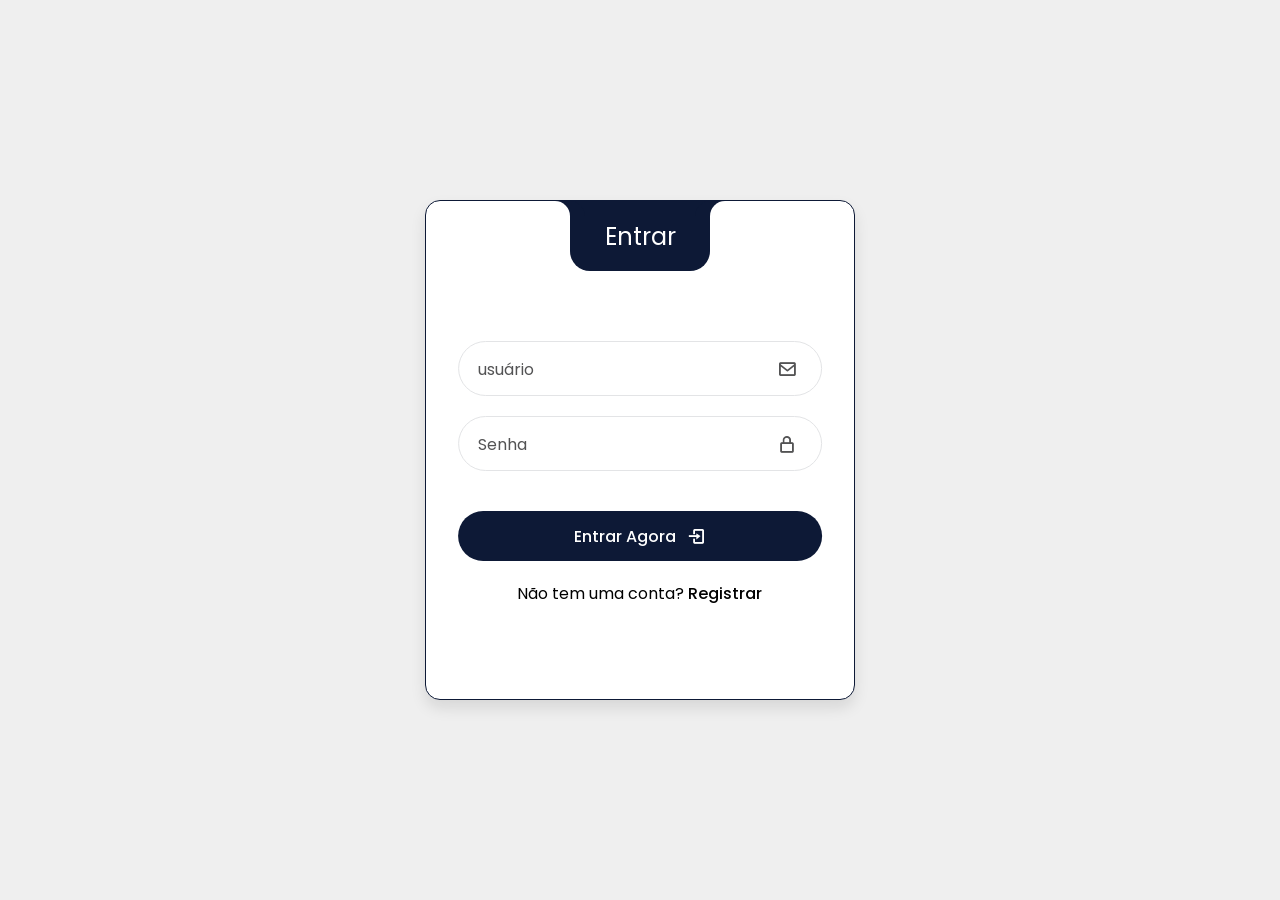
<file: index.html>
<!DOCTYPE html>
<html lang="pt-br">

<head>
  <meta charset="UTF-8">
  <meta name="viewport" content="width=device-width, initial-scale=1.0">
  <!-- BOXICONS -->
  <link href='https://unpkg.com/boxicons@2.1.4/css/boxicons.min.css' rel='stylesheet'>
  <!-- CSS -->
  <link rel="stylesheet" href="./assets/css/style.css">
  <title>Login</title>
</head>

<body>
  <div class="wrapper">
    <div class="form-header">
      <div class="titles">
        <div class="title-login">Entrar</div>
      </div>
    </div>

    <!-- LOGIN FORM -->
    <form action="#" class="login-form" autocomplete="off">
      <div class="input-box">
        <input type="text" class="input-field" id="log-usuario" required>
        <label for="log-usuario" class="label">usuário</label>
        <i class='bx bx-envelope icon'></i>
      </div>
      <div class="input-box">
        <input type="password" class="input-field" id="log-senha" required>
        <label for="log-pass" class="label">Senha</label>
        <i class='bx bx-lock-alt icon'></i>
      </div>
      <div class="form-cols">
        <div class="col-1"></div>

      </div>
      <div class="input-box">
        <button class="btn-submit" id="SignInBtn">Entrar Agora <i class='bx bx-log-in'></i></button>
      </div>
      <div class="switch-form">
        <span>
          Não tem uma conta? <a href="./pages/register.html" id="register">Registrar</a></span>
      </div>
    </form>

  </div>

  <script src="./assets/js/login.js"></script>
</body>

</html>
</file>
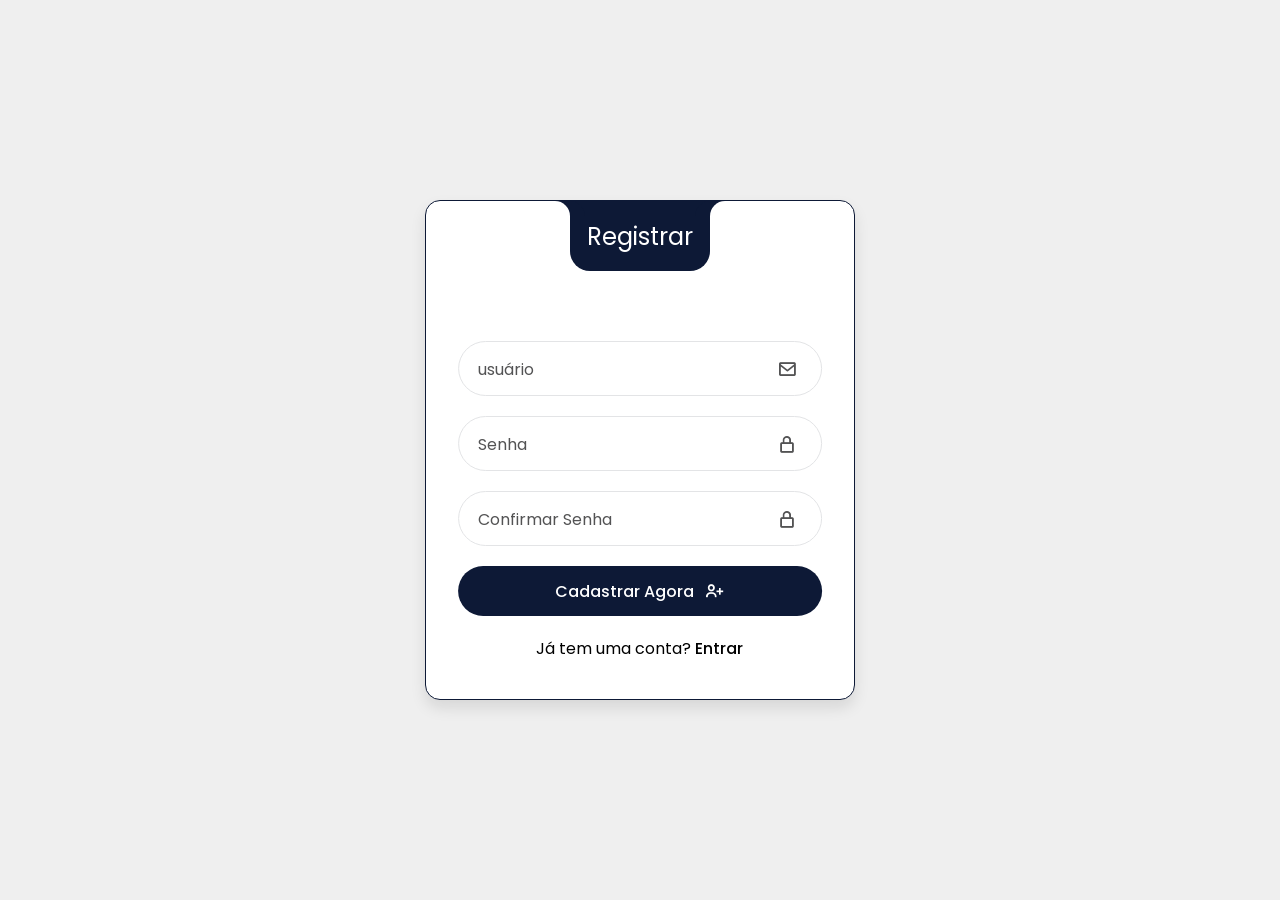
<file: register.html>
<!DOCTYPE html>
<html lang="pt-br">

<head>
  <meta charset="UTF-8">
  <meta name="viewport" content="width=device-width, initial-scale=1.0">
  <!-- BOXICONS -->
  <link href='https://unpkg.com/boxicons@2.1.4/css/boxicons.min.css' rel='stylesheet'>
  <!-- CSS -->
  <link rel="stylesheet" href="css/style.css">
  <title>Registrar</title>
</head>

<body>
  <div class="wrapper">
    <div class="form-header">
      <div class="titles">
        <div class="title-login">Registrar</div>
      </div>
    </div>

    <!-- REGISTER FORM -->
    <form action="#" class="login-form" autocomplete="off">
      <div class="input-box">
        <input type="text" class="input-field" id="log-usuario" required>
        <label for="log-usuario" class="label">usuário</label>
        <i class='bx bx-envelope icon'></i>
      </div>
      <div class="input-box">
        <input type="password" class="input-field" id="log-senha" required>
        <label for="log-pass" class="label">Senha</label>
        <i class='bx bx-lock-alt icon'></i>
      </div>
      <div class="input-box">
        <input type="password" class="input-field" id="log-confirmar-senha" required>
        <label for="log-pass" class="label">Confirmar Senha</label>
        <i class='bx bx-lock-alt icon'></i>
      </div>
      
      <div class="input-box">
        <button class="btn-submit" id="SignInBtn">Cadastrar Agora <i class='bx bx-user-plus'></i></button>
      </div>
      <div class="switch-form">
        <span>
          Já tem uma conta? <a href="./index.html" id="register">Entrar</a></span>
      </div>
    </form>
  </div>

</body>

</html>
</file>
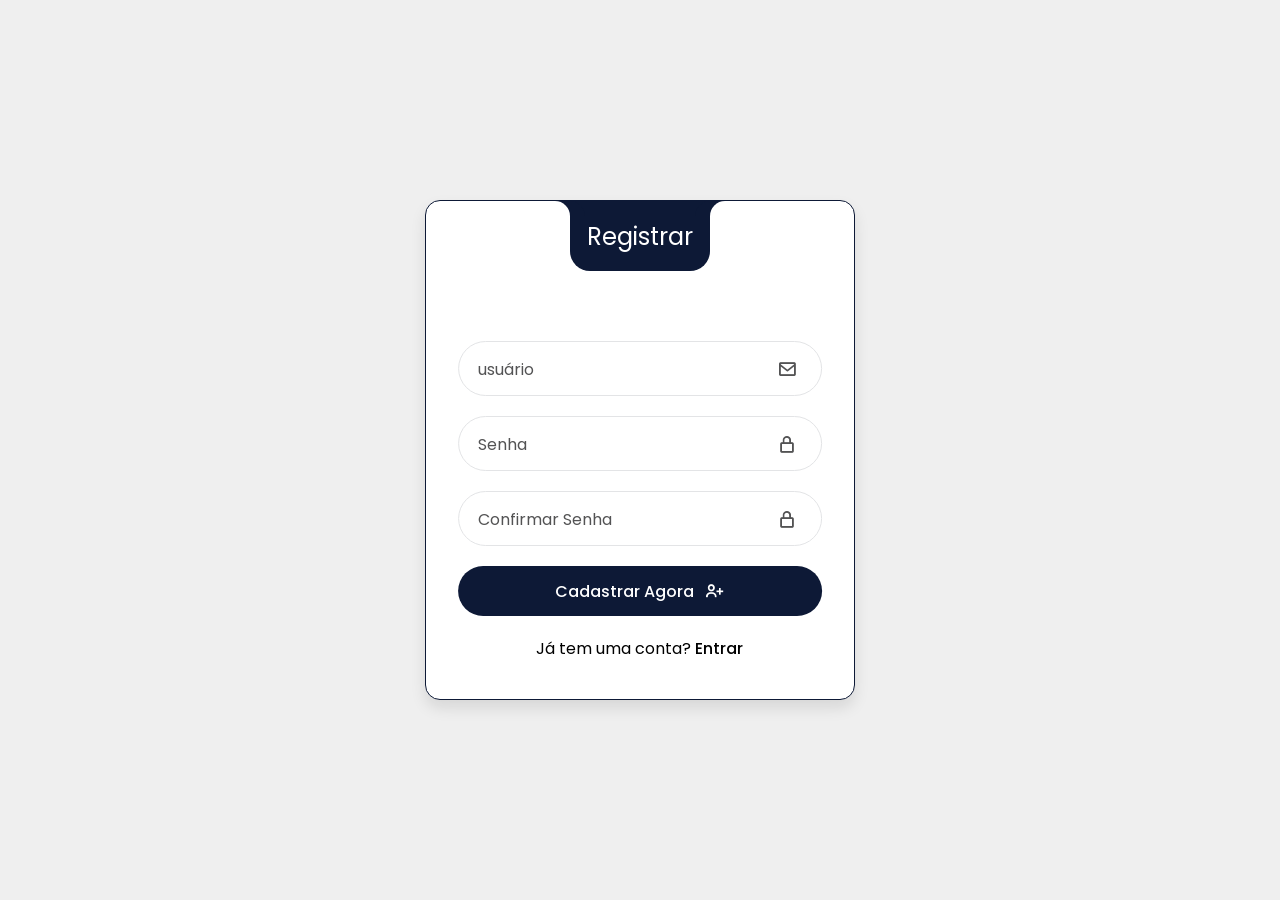
<file: pages/register.html>
<!DOCTYPE html>
<html lang="pt-br">

<head>
  <meta charset="UTF-8">
  <meta name="viewport" content="width=device-width, initial-scale=1.0">
  <!-- BOXICONS -->
  <link href='https://unpkg.com/boxicons@2.1.4/css/boxicons.min.css' rel='stylesheet'>
  <!-- CSS -->
  <link rel="stylesheet" href="../assets/css/style.css">
  <title>Registrar</title>
</head>

<body>
  <div class="wrapper">
    <div class="form-header">
      <div class="titles">
        <div class="title-login">Registrar</div>
      </div>
    </div>

    <!-- REGISTER FORM -->
    <form action="#" class="login-form" autocomplete="off">
      <div class="input-box">
        <input type="text" class="input-field" id="log-usuario" required>
        <label for="log-usuario" class="label">usuário</label>
        <i class='bx bx-envelope icon'></i>
      </div>
      <div class="input-box">
        <input type="password" class="input-field" id="log-senha" required>
        <label for="log-pass" class="label">Senha</label>
        <i class='bx bx-lock-alt icon'></i>
      </div>
      <div class="input-box">
        <input type="password" class="input-field" id="log-confirmar-senha" required>
        <label for="log-pass" class="label">Confirmar Senha</label>
        <i class='bx bx-lock-alt icon'></i>
      </div>
      
      <div class="input-box">
        <button class="btn-submit" id="SignInBtn">Cadastrar Agora <i class='bx bx-user-plus'></i></button>
      </div>
      <div class="switch-form">
        <span>
          Já tem uma conta? <a href="../index.html" id="register">Entrar</a></span>
      </div>
    </form>
  </div>

  <script src="../assets/js/register.js"></script>
</body>

</html>
</file>
<file: assets/css/style.css>
/* IMPORT FONT */
@import url('https://fonts.googleapis.com/css2?family=Poppins:ital,wght@0,100;0,200;0,300;0,400;0,500;0,600;0,700;0,800;0,900;1,100;1,200;1,300;1,400;1,500;1,600;1,700;1,800;1,900&display=swap');

/* COLOR VARIABLES */
:root {
    --primary-color: #0D1936;
    --secondary-color: #535354;
    --background-color: #EFEFEF;
    --shadow-color: rgba(0, 0, 0, 0.1);
    --white-color: #FFF;
    --black-color: #000;
    --input-border-color: #E3E4E6;
    --transition-3s: 0.3s;
}

/* GLOBAL STYLES */
*{
    margin: 0;
    padding: 0;
    box-sizing: border-box;
    font-family: 'Poppins', sans-serif;
}

/* REUSABLE ELEMENTS */
a{
    text-decoration: none;
    color: var(--black-color);
    transition: var(--transition-3s);
}
a:hover{
    text-decoration: underline;
}

body{
    display: flex;
    justify-content: center;
    align-items: center;
    height: 100vh;
    background-color: var(--background-color);
}

/* WRAPPER */
.wrapper{
    position: relative;
    width: 430px;
    height: 500px;
    background-color: var(--white-color);
    border-radius: 15px;
    padding: 120px 32px 64px;
    border: 1px solid var(--primary-color);
    box-shadow: 0 8px 15px var(--shadow-color);
    transition: var(--transition-3s);
    overflow: hidden;
}
/* FORM HEADER */
.form-header{
    position: absolute;
    top: 0;
    left: 50%;
    transform: translateX(-50%);
    display: flex;
    align-items: center;
    justify-content: center;
    width: 140px;
    height: 70px;
    background-color: var(--primary-color);
    border-radius: 0 0 20px 20px;
}
.form-header::before, .form-header::after{
    content: "";
    position: absolute;
    top: 0;
    width: 30px;
    height: 30px;
}
.form-header::before{
    left: -30px;
    border-top-right-radius: 50%;
    box-shadow: 15px 0 0 var(--primary-color);
}
.form-header::after{
    right: -30px;
    border-top-left-radius: 50%;
    box-shadow: -15px 0 0 var(--primary-color);
}
/* TITLES */
.titles{
    position: relative;
}
.title-login, .title-register{
    position: absolute;
    top: 50%;
    left: 50%;
    transform: translate(-50%,-50%);
    color: var(--white-color);
    font-size: 24px;
    transition: var(--transition-3s);
}
.title-register{
    top: 50px;
}

/* FORMS */
.login-form, .register-form{
    position: absolute;
    left: 50%;
    transform: translateX(-50%);
    width: 85%;
    transition: var(--transition-3s);
}
.register-form{
    left: 150%;
}

/* INPUT FIELDS */
.input-box{
    position: relative;
    display: flex;
    flex-direction: column;
    margin: 20px 0;
}
.input-field{
    width: 100%;
    height: 55px;
    font-size: 16px;
    background: transparent;
    color: var(--black-color);
    padding: 0 20px;
    border: 1px solid var(--input-border-color);
    border-radius: 30px;
    outline: none;
    transition: var(--transition-3s);
}
.input-field:focus{
    border: 1px solid var(--primary-color);
}
.label{
    position: absolute;
    top: 50%;
    left: 20px;
    transform: translateY(-50%);
    color: var(--secondary-color);
    transition: 0.2s;
    cursor: text;
}
.input-field:focus ~ .label,
.input-field:valid ~ .label{
    top: 0;
    font-size: 14px;
    background-color: var(--white-color);
    color: var(--primary-color);
    padding: 0 10px;
}
.input-field:valid ~ .label{
    color: var(--secondary-color);
}
.icon{
    position: absolute;
    top: 50%;
    right: 25px;
    transform: translateY(-50%);
    font-size: 20px;
    color: var(--secondary-color);
}
/* FORGOT PASSWORD & TERMS AND CONDITIONS */
.form-cols{
    display: flex;
    justify-content: space-between;
    font-size: 14px;
}
.col-1{
    display: flex;
    align-items: center;
    gap: 6px;
}
/* SUBMIT BUTTON */
.btn-submit{
    display: flex;
    align-items: center;
    justify-content: center;
    gap: 10px;
    width: 100%;
    height: 50px;
    background-color: var(--primary-color);
    color: var(--white-color);
    font-size: 16px;
    font-weight: 500;
    border: none;
    border-radius: 30px;
    cursor: pointer;
    transition: var(--transition-3s);
}
.btn-submit:hover{
    gap: 15px;
}
.btn-submit i{
    font-size: 20px;
}
/* SWITCH FORM */
.switch-form{
    text-align: center;
}
.switch-form a{
    font-weight: 500;
}

/* RESPONSIVE STYLES */
@media only screen and (max-width: 564px){
    .wrapper{
        margin: 20px;
    }
}
</file>
<file: css/style.css>
/* IMPORT FONT */
@import url('https://fonts.googleapis.com/css2?family=Poppins:ital,wght@0,100;0,200;0,300;0,400;0,500;0,600;0,700;0,800;0,900;1,100;1,200;1,300;1,400;1,500;1,600;1,700;1,800;1,900&display=swap');

/* COLOR VARIABLES */
:root {
    --primary-color: #0D1936;
    --secondary-color: #535354;
    --background-color: #EFEFEF;
    --shadow-color: rgba(0, 0, 0, 0.1);
    --white-color: #FFF;
    --black-color: #000;
    --input-border-color: #E3E4E6;
    --transition-3s: 0.3s;
}

/* GLOBAL STYLES */
*{
    margin: 0;
    padding: 0;
    box-sizing: border-box;
    font-family: 'Poppins', sans-serif;
}

/* REUSABLE ELEMENTS */
a{
    text-decoration: none;
    color: var(--black-color);
    transition: var(--transition-3s);
}
a:hover{
    text-decoration: underline;
}

body{
    display: flex;
    justify-content: center;
    align-items: center;
    height: 100vh;
    background-color: var(--background-color);
}

/* WRAPPER */
.wrapper{
    position: relative;
    width: 430px;
    height: 500px;
    background-color: var(--white-color);
    border-radius: 15px;
    padding: 120px 32px 64px;
    border: 1px solid var(--primary-color);
    box-shadow: 0 8px 15px var(--shadow-color);
    transition: var(--transition-3s);
    overflow: hidden;
}
/* FORM HEADER */
.form-header{
    position: absolute;
    top: 0;
    left: 50%;
    transform: translateX(-50%);
    display: flex;
    align-items: center;
    justify-content: center;
    width: 140px;
    height: 70px;
    background-color: var(--primary-color);
    border-radius: 0 0 20px 20px;
}
.form-header::before, .form-header::after{
    content: "";
    position: absolute;
    top: 0;
    width: 30px;
    height: 30px;
}
.form-header::before{
    left: -30px;
    border-top-right-radius: 50%;
    box-shadow: 15px 0 0 var(--primary-color);
}
.form-header::after{
    right: -30px;
    border-top-left-radius: 50%;
    box-shadow: -15px 0 0 var(--primary-color);
}
/* TITLES */
.titles{
    position: relative;
}
.title-login, .title-register{
    position: absolute;
    top: 50%;
    left: 50%;
    transform: translate(-50%,-50%);
    color: var(--white-color);
    font-size: 24px;
    transition: var(--transition-3s);
}
.title-register{
    top: 50px;
}

/* FORMS */
.login-form, .register-form{
    position: absolute;
    left: 50%;
    transform: translateX(-50%);
    width: 85%;
    transition: var(--transition-3s);
}
.register-form{
    left: 150%;
}

/* INPUT FIELDS */
.input-box{
    position: relative;
    display: flex;
    flex-direction: column;
    margin: 20px 0;
}
.input-field{
    width: 100%;
    height: 55px;
    font-size: 16px;
    background: transparent;
    color: var(--black-color);
    padding: 0 20px;
    border: 1px solid var(--input-border-color);
    border-radius: 30px;
    outline: none;
    transition: var(--transition-3s);
}
.input-field:focus{
    border: 1px solid var(--primary-color);
}
.label{
    position: absolute;
    top: 50%;
    left: 20px;
    transform: translateY(-50%);
    color: var(--secondary-color);
    transition: 0.2s;
    cursor: text;
}
.input-field:focus ~ .label,
.input-field:valid ~ .label{
    top: 0;
    font-size: 14px;
    background-color: var(--white-color);
    color: var(--primary-color);
    padding: 0 10px;
}
.input-field:valid ~ .label{
    color: var(--secondary-color);
}
.icon{
    position: absolute;
    top: 50%;
    right: 25px;
    transform: translateY(-50%);
    font-size: 20px;
    color: var(--secondary-color);
}
/* FORGOT PASSWORD & TERMS AND CONDITIONS */
.form-cols{
    display: flex;
    justify-content: space-between;
    font-size: 14px;
}
.col-1{
    display: flex;
    align-items: center;
    gap: 6px;
}
/* SUBMIT BUTTON */
.btn-submit{
    display: flex;
    align-items: center;
    justify-content: center;
    gap: 10px;
    width: 100%;
    height: 50px;
    background-color: var(--primary-color);
    color: var(--white-color);
    font-size: 16px;
    font-weight: 500;
    border: none;
    border-radius: 30px;
    cursor: pointer;
    transition: var(--transition-3s);
}
.btn-submit:hover{
    gap: 15px;
}
.btn-submit i{
    font-size: 20px;
}
/* SWITCH FORM */
.switch-form{
    text-align: center;
}
.switch-form a{
    font-weight: 500;
}

/* RESPONSIVE STYLES */
@media only screen and (max-width: 564px){
    .wrapper{
        margin: 20px;
    }
}
</file>
